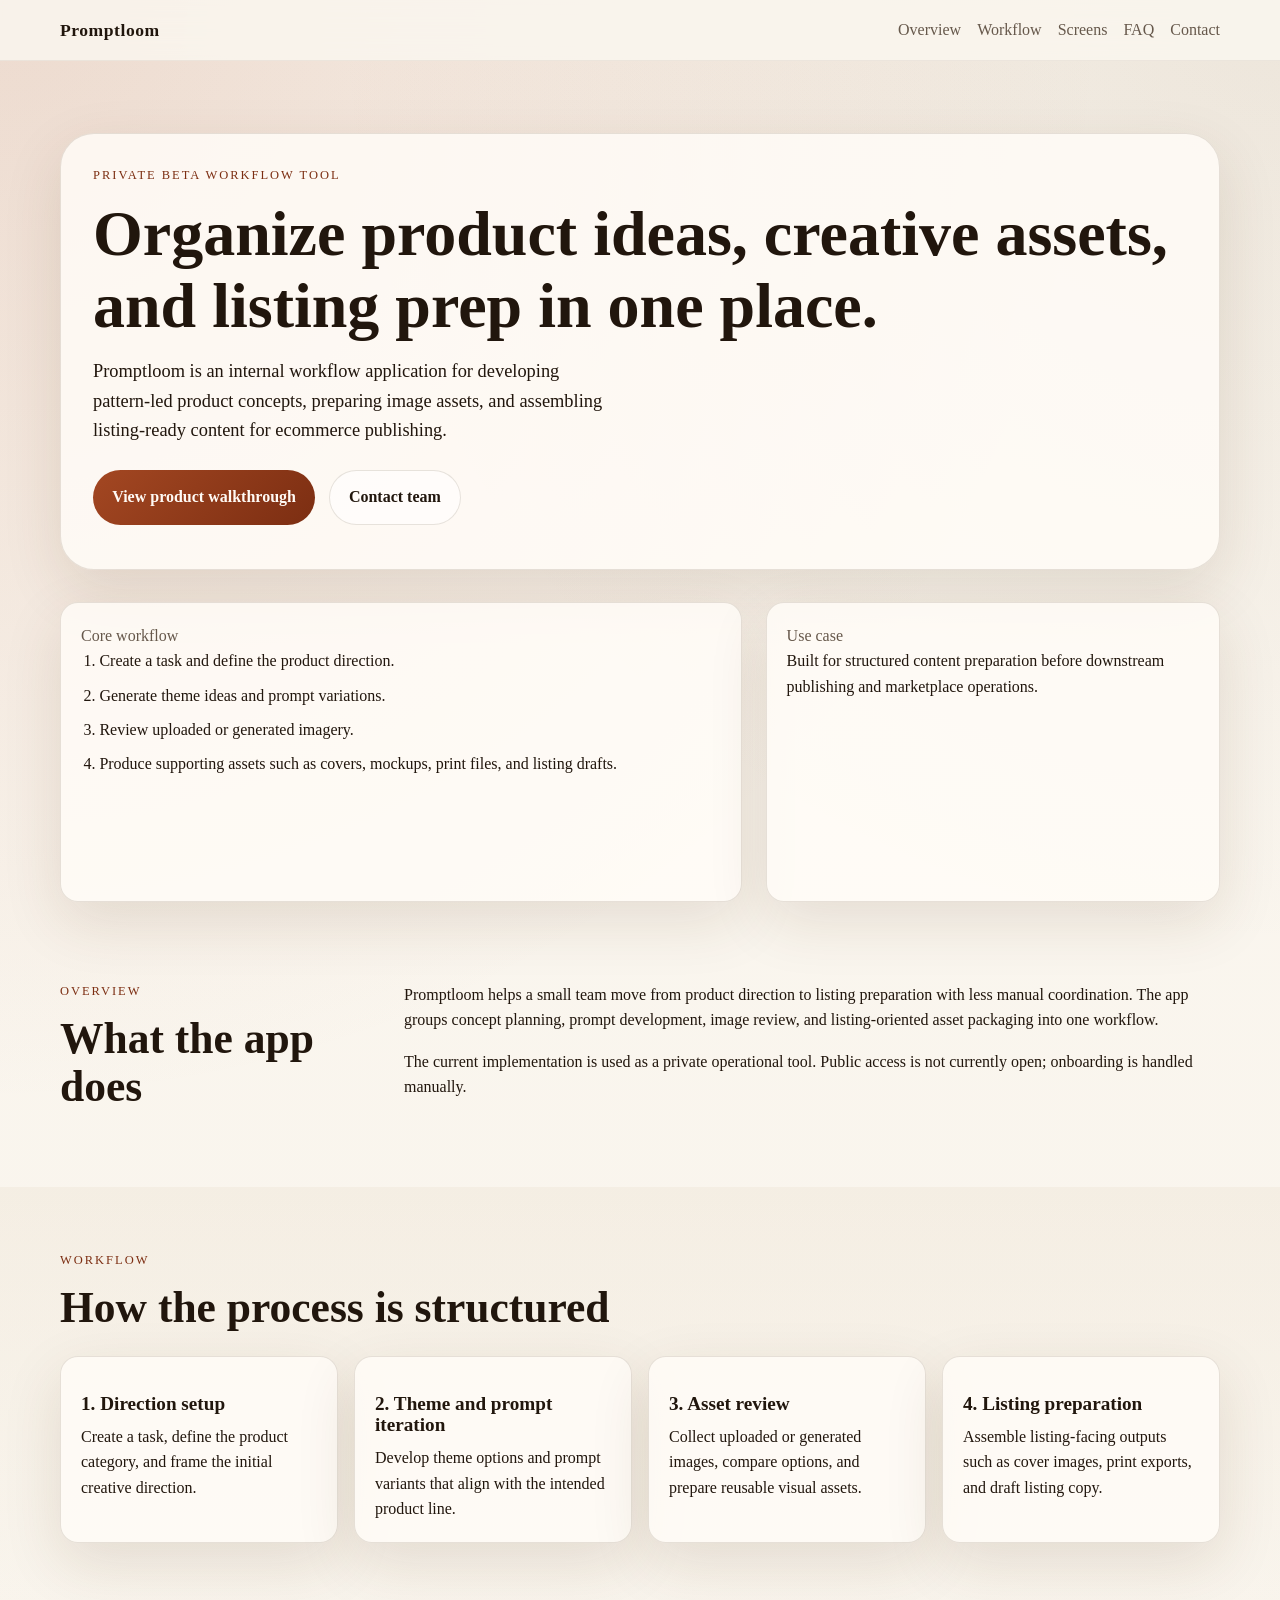
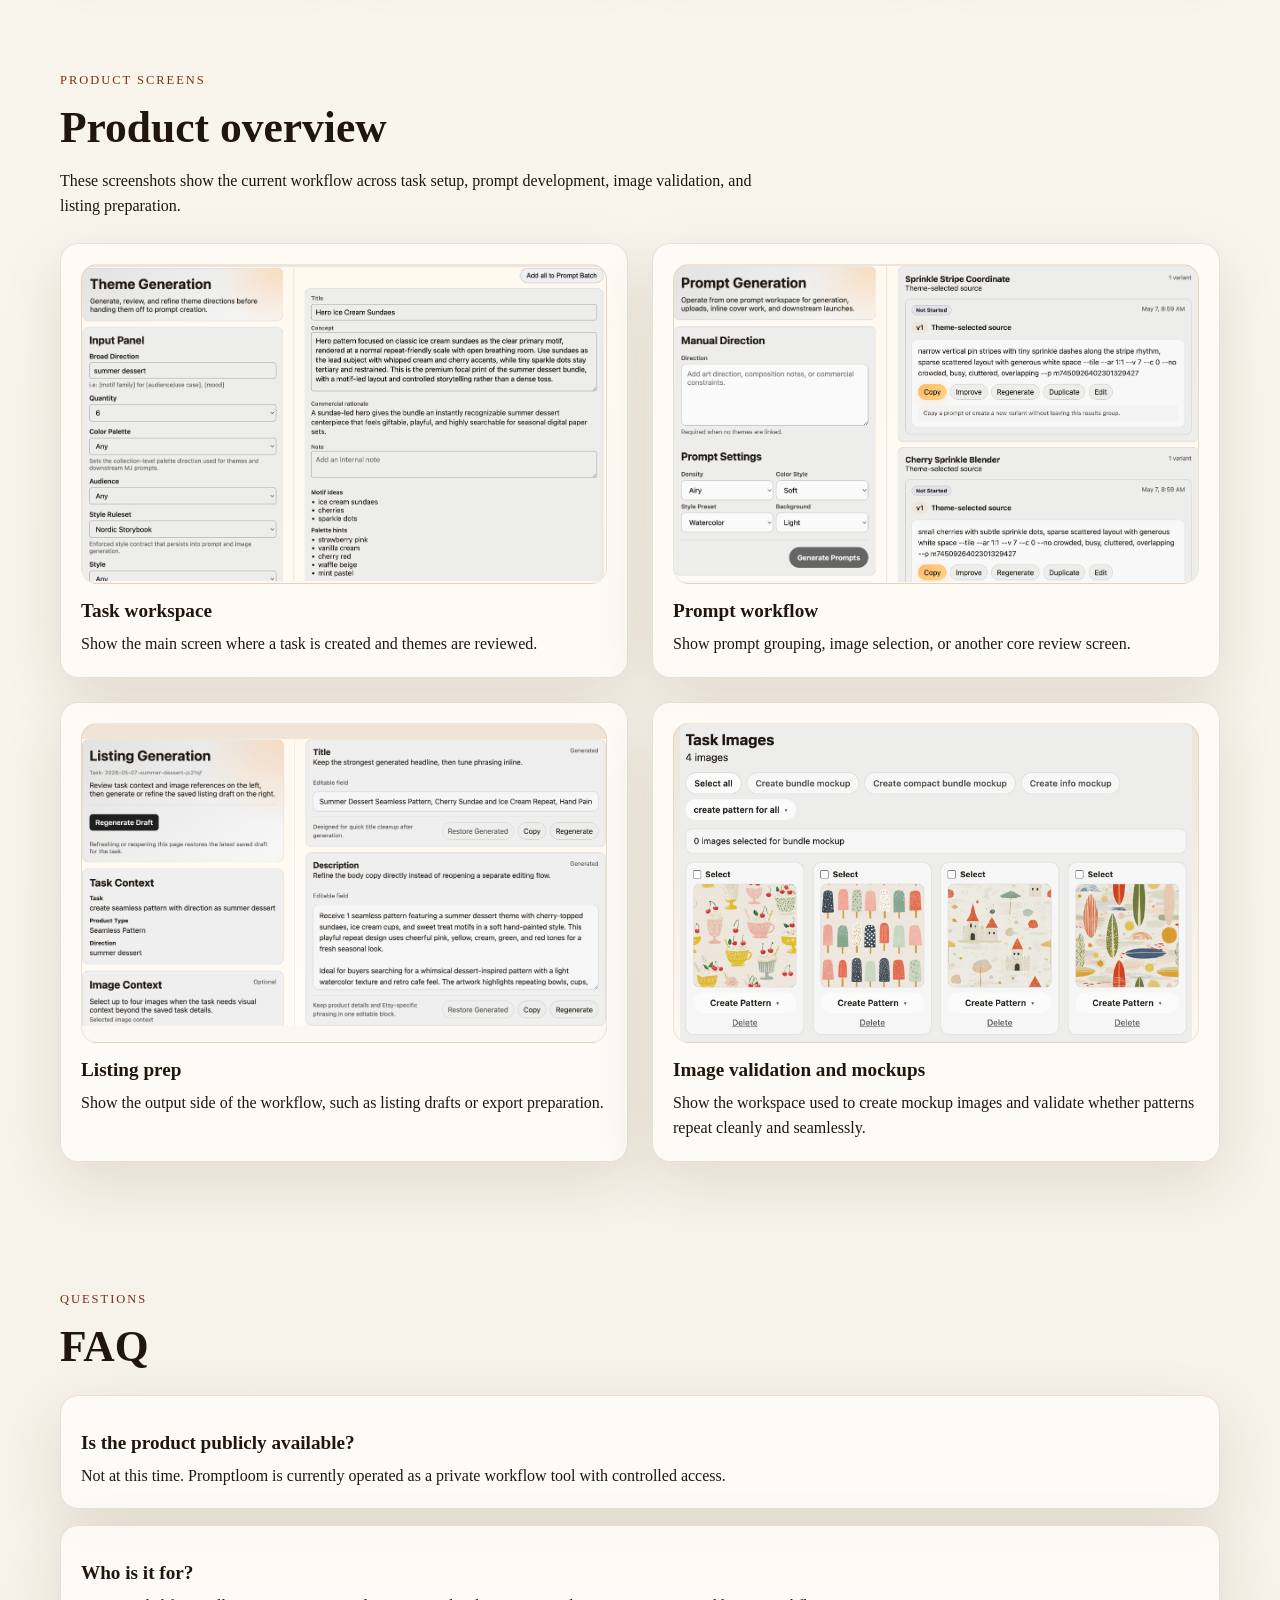
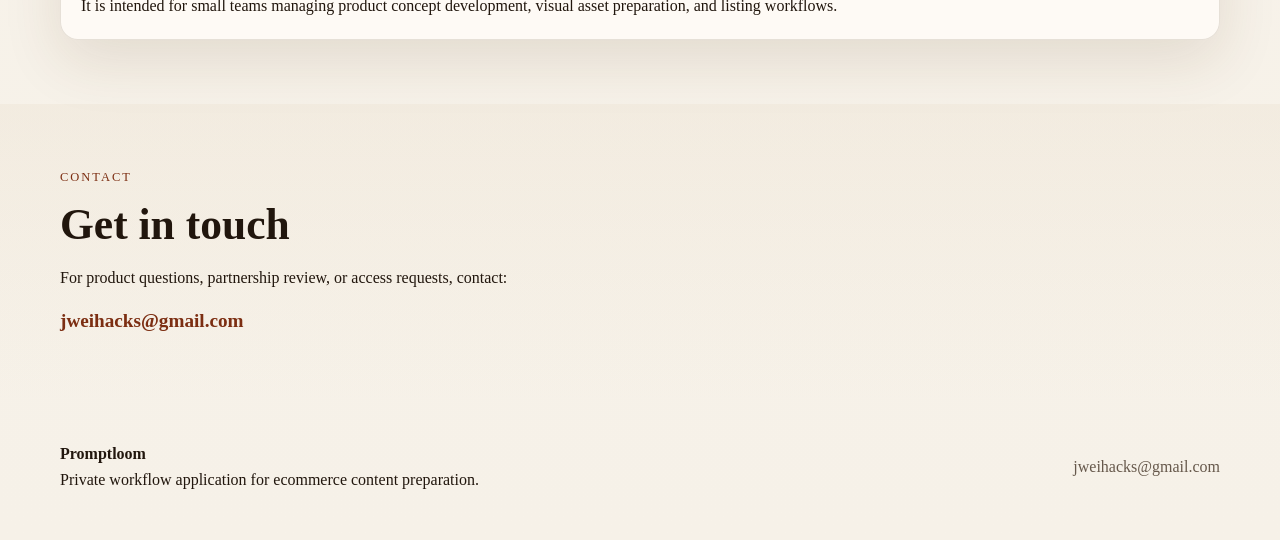
<file: index.html>
<!DOCTYPE html>
<html lang="en">
  <head>
    <meta charset="UTF-8" />
    <meta name="viewport" content="width=device-width, initial-scale=1.0" />
    <title>Promptloom | Creative Workflow for Product Listings</title>
    <meta
      name="description"
      content="Promptloom is a private workflow tool for shaping product concepts, generating creative assets, and preparing listing-ready content."
    />
    <link rel="stylesheet" href="./styles.css" />
  </head>
  <body>
    <header class="site-header">
      <div class="container nav-row">
        <a class="brand" href="#top">Promptloom</a>
        <nav class="site-nav" aria-label="Primary">
          <a href="#overview">Overview</a>
          <a href="#workflow">Workflow</a>
          <a href="#screens">Screens</a>
          <a href="#faq">FAQ</a>
          <a href="#contact">Contact</a>
        </nav>
      </div>
    </header>

    <main id="top">
      <section class="hero">
        <div class="container">
          <div class="hero-copy">
            <p class="eyebrow">Private beta workflow tool</p>
            <h1>Organize product ideas, creative assets, and listing prep in one place.</h1>
            <p class="lede">
              Promptloom is an internal workflow application for developing pattern-led product concepts,
              preparing image assets, and assembling listing-ready content for ecommerce publishing.
            </p>
            <div class="hero-actions">
              <a class="button button-primary" href="#screens">View product walkthrough</a>
              <a class="button button-secondary" href="mailto:jweihacks@gmail.com">Contact team</a>
            </div>
          </div>
        </div>
      </section>

      <section class="hero-support">
        <div class="container hero-support-grid">
          <div class="panel-card panel-tall">
            <p class="panel-label">Core workflow</p>
            <ol class="workflow-list compact">
              <li>Create a task and define the product direction.</li>
              <li>Generate theme ideas and prompt variations.</li>
              <li>Review uploaded or generated imagery.</li>
              <li>Produce supporting assets such as covers, mockups, print files, and listing drafts.</li>
            </ol>
          </div>
          <div class="panel-card panel-short">
            <p class="panel-label">Use case</p>
            <p>
              Built for structured content preparation before downstream publishing and marketplace operations.
            </p>
          </div>
        </div>
      </section>

      <section class="section" id="overview">
        <div class="container section-grid">
          <div>
            <p class="eyebrow">Overview</p>
            <h2>What the app does</h2>
          </div>
          <div class="rich-copy">
            <p>
              Promptloom helps a small team move from product direction to listing preparation with less manual coordination.
              The app groups concept planning, prompt development, image review, and listing-oriented asset packaging into one workflow.
            </p>
            <p>
              The current implementation is used as a private operational tool. Public access is not currently open; onboarding is handled manually.
            </p>
          </div>
        </div>
      </section>

      <section class="section section-alt" id="workflow">
        <div class="container">
          <div class="section-heading">
            <p class="eyebrow">Workflow</p>
            <h2>How the process is structured</h2>
          </div>
          <div class="cards-grid four-up">
            <article class="info-card">
              <h3>1. Direction setup</h3>
              <p>Create a task, define the product category, and frame the initial creative direction.</p>
            </article>
            <article class="info-card">
              <h3>2. Theme and prompt iteration</h3>
              <p>Develop theme options and prompt variants that align with the intended product line.</p>
            </article>
            <article class="info-card">
              <h3>3. Asset review</h3>
              <p>Collect uploaded or generated images, compare options, and prepare reusable visual assets.</p>
            </article>
            <article class="info-card">
              <h3>4. Listing preparation</h3>
              <p>Assemble listing-facing outputs such as cover images, print exports, and draft listing copy.</p>
            </article>
          </div>
        </div>
      </section>

      <section class="section" id="screens">
        <div class="container">
          <div class="section-heading">
            <p class="eyebrow">Product screens</p>
            <h2>Product overview</h2>
            <p>
              These screenshots show the current workflow across task setup, prompt development, image validation, and listing preparation.
            </p>
          </div>
          <div class="screens-grid">
            <article class="screen-card">
              <div class="screen-frame">
                <img
                  class="screen-image"
                  src="./assets/screenshots/theme-workspace.png"
                  alt="Promptloom task and theme workspace"
                />
              </div>
              <h3>Task workspace</h3>
              <p>Show the main screen where a task is created and themes are reviewed.</p>
            </article>
            <article class="screen-card">
              <div class="screen-frame">
                <img
                  class="screen-image"
                  src="./assets/screenshots/prompt-workflow.png"
                  alt="Promptloom prompt and image workflow"
                />
              </div>
              <h3>Prompt workflow</h3>
              <p>Show prompt grouping, image selection, or another core review screen.</p>
            </article>
            <article class="screen-card">
              <div class="screen-frame">
                <img
                  class="screen-image"
                  src="./assets/screenshots/listing-workflow.png"
                  alt="Promptloom listing preparation workflow"
                />
              </div>
              <h3>Listing prep</h3>
              <p>Show the output side of the workflow, such as listing drafts or export preparation.</p>
            </article>
            <article class="screen-card">
              <div class="screen-frame">
                <img
                  class="screen-image"
                  src="./assets/screenshots/task-images-workspace.png"
                  alt="Promptloom task images workspace for mockup generation and seamless repeat validation"
                />
              </div>
              <h3>Image validation and mockups</h3>
              <p>Show the workspace used to create mockup images and validate whether patterns repeat cleanly and seamlessly.</p>
            </article>
          </div>
        </div>
      </section>

      <section class="section" id="faq">
        <div class="container">
          <div class="section-heading">
            <p class="eyebrow">Questions</p>
            <h2>FAQ</h2>
          </div>
          <div class="faq-list">
            <article class="faq-item">
              <h3>Is the product publicly available?</h3>
              <p>Not at this time. Promptloom is currently operated as a private workflow tool with controlled access.</p>
            </article>
            <article class="faq-item">
              <h3>Who is it for?</h3>
              <p>It is intended for small teams managing product concept development, visual asset preparation, and listing workflows.</p>
            </article>
          </div>
        </div>
      </section>

      <section class="section section-alt" id="contact">
        <div class="container contact-stack">
          <div class="contact-heading">
            <p class="eyebrow">Contact</p>
            <h2>Get in touch</h2>
          </div>
          <div class="rich-copy">
            <div class="contact-copy">
              <p>
                For product questions, partnership review, or access requests, contact:
              </p>
            </div>
            <p class="contact-email">
              <a href="mailto:jweihacks@gmail.com">jweihacks@gmail.com</a>
            </p>
          </div>
        </div>
      </section>
    </main>

    <footer class="site-footer">
      <div class="container footer-row">
        <div>
          <strong>Promptloom</strong>
          <p>Private workflow application for ecommerce content preparation.</p>
        </div>
        <div class="footer-links">
          <a href="mailto:jweihacks@gmail.com">jweihacks@gmail.com</a>
        </div>
      </div>
    </footer>
  </body>
</html>
</file>
<file: styles.css>
:root {
  --bg: #f6f1e8;
  --bg-strong: #e8dcc9;
  --surface: rgba(255, 252, 247, 0.84);
  --surface-strong: #fffaf1;
  --border: rgba(89, 63, 38, 0.14);
  --text: #21160d;
  --muted: #66584b;
  --accent: #a34722;
  --accent-dark: #7c2e12;
  --shadow: 0 20px 60px rgba(79, 47, 20, 0.12);
  --radius-lg: 28px;
  --radius-md: 18px;
  --radius-sm: 12px;
  --container: 1160px;
}

* {
  box-sizing: border-box;
}

html {
  scroll-behavior: smooth;
}

body {
  margin: 0;
  font-family: Georgia, "Times New Roman", serif;
  color: var(--text);
  background:
    radial-gradient(circle at top left, rgba(163, 71, 34, 0.16), transparent 28%),
    radial-gradient(circle at top right, rgba(135, 104, 67, 0.12), transparent 24%),
    linear-gradient(180deg, #fbf7f0 0%, var(--bg) 100%);
  line-height: 1.6;
}

img {
  max-width: 100%;
  display: block;
}

code {
  font-family: "SFMono-Regular", Consolas, "Liberation Mono", Menlo, monospace;
  font-size: 0.92em;
}

.container {
  width: min(calc(100% - 2rem), var(--container));
  margin: 0 auto;
}

.site-header {
  position: sticky;
  top: 0;
  z-index: 20;
  backdrop-filter: blur(14px);
  background: rgba(251, 247, 240, 0.82);
  border-bottom: 1px solid rgba(89, 63, 38, 0.08);
}

.simple-header {
  position: relative;
}

.nav-row,
.footer-row {
  display: flex;
  align-items: center;
  justify-content: space-between;
  gap: 1rem;
  padding: 1rem 0;
}

.brand {
  color: var(--text);
  text-decoration: none;
  font-size: 1.1rem;
  font-weight: 700;
  letter-spacing: 0.03em;
}

.site-nav,
.footer-links {
  display: flex;
  flex-wrap: wrap;
  gap: 1rem;
}

.site-nav a,
.footer-links a {
  color: var(--muted);
  text-decoration: none;
}

.site-nav a:hover,
.footer-links a:hover,
.brand:hover {
  color: var(--accent-dark);
}

.hero {
  padding: 4.5rem 0 2rem;
}

.hero-grid,
.hero-support-grid,
.section-grid,
.trust-grid,
.screens-grid {
  display: grid;
  gap: 1.5rem;
}

.hero-grid {
  grid-template-columns: minmax(0, 1.35fr) minmax(300px, 0.9fr);
  align-items: stretch;
}

.hero-support {
  padding: 0 0 1rem;
}

.hero-support-grid {
  grid-template-columns: minmax(0, 1.35fr) minmax(280px, 0.9fr);
  align-items: stretch;
}

.hero-copy,
.hero-panel,
.info-card,
.screen-card,
.panel-card,
.legal-shell,
.faq-item {
  background: var(--surface);
  border: 1px solid var(--border);
  box-shadow: var(--shadow);
}

.hero-copy,
.legal-shell {
  border-radius: calc(var(--radius-lg) + 6px);
  padding: 2rem;
}

.hero-panel {
  border-radius: calc(var(--radius-lg) + 6px);
  padding: 1rem;
  display: grid;
  gap: 1rem;
  background:
    linear-gradient(160deg, rgba(255, 248, 238, 0.92), rgba(243, 231, 214, 0.76));
}

.panel-card,
.info-card,
.screen-card,
.faq-item {
  border-radius: var(--radius-md);
  padding: 1.25rem;
}

.panel-tall {
  min-height: 300px;
}

.panel-short {
  min-height: 120px;
}

.eyebrow {
  margin: 0 0 0.75rem;
  text-transform: uppercase;
  letter-spacing: 0.16em;
  font-size: 0.78rem;
  color: var(--accent-dark);
}

h1,
h2,
h3 {
  margin-top: 0;
  line-height: 1.12;
}

h1 {
  font-size: clamp(2.6rem, 5vw, 5rem);
  margin-bottom: 1rem;
}

h2 {
  font-size: clamp(2rem, 3.4vw, 3.2rem);
  margin-bottom: 0.75rem;
}

h3 {
  font-size: 1.2rem;
  margin-bottom: 0.6rem;
}

.lede {
  font-size: 1.15rem;
  max-width: 56ch;
}

.note,
.panel-label,
.screen-placeholder span,
.legal-shell .note {
  color: var(--muted);
}

.panel-label {
  display: block;
  margin-bottom: 0.85rem;
}

.hero-actions {
  display: flex;
  flex-wrap: wrap;
  gap: 0.85rem;
  margin: 1.5rem 0 0.75rem;
}

.button {
  display: inline-flex;
  align-items: center;
  justify-content: center;
  min-height: 48px;
  padding: 0.85rem 1.2rem;
  border-radius: 999px;
  text-decoration: none;
  font-weight: 700;
}

.button-primary {
  color: #fffaf5;
  background: linear-gradient(135deg, var(--accent), var(--accent-dark));
}

.button-secondary {
  color: var(--text);
  background: rgba(255, 255, 255, 0.55);
  border: 1px solid var(--border);
}

.trust-strip {
  padding: 1rem 0 0.5rem;
}

.trust-grid {
  grid-template-columns: repeat(3, minmax(0, 1fr));
}

.trust-grid article {
  padding: 1rem 0;
  border-top: 1px solid rgba(89, 63, 38, 0.14);
}

.stat {
  display: inline-block;
  font-size: 2rem;
  font-weight: 700;
  color: var(--accent-dark);
  margin-bottom: 0.4rem;
}

.section {
  padding: 4rem 0;
}

.section-alt {
  background: linear-gradient(180deg, rgba(232, 220, 201, 0.28), rgba(255, 252, 247, 0));
}

.section-grid {
  grid-template-columns: 320px minmax(0, 1fr);
  align-items: start;
}

.section-heading {
  max-width: 720px;
  margin-bottom: 1.5rem;
}

.rich-copy {
  display: grid;
  gap: 1rem;
}

.cards-grid {
  display: grid;
  gap: 1rem;
}

.four-up {
  grid-template-columns: repeat(4, minmax(0, 1fr));
}

.workflow-list {
  margin: 0;
  padding-left: 1.15rem;
}

.compact li + li {
  margin-top: 0.55rem;
}

.screens-grid {
  grid-template-columns: repeat(2, minmax(0, 1fr));
}

.screen-frame {
  border-radius: 16px;
  overflow: hidden;
  background: linear-gradient(180deg, #efe4d5, #fdf8f1);
  border: 1px solid rgba(89, 63, 38, 0.1);
  height: 320px;
  display: flex;
  align-items: center;
  justify-content: center;
}

.screen-image {
  width: 100%;
  height: 100%;
  object-fit: contain;
  object-position: center;
}

.screen-placeholder {
  min-height: 230px;
  display: grid;
  place-items: center;
  text-align: center;
  padding: 1.5rem;
  gap: 0.35rem;
  background:
    linear-gradient(135deg, rgba(163, 71, 34, 0.1), rgba(255, 255, 255, 0.2)),
    repeating-linear-gradient(
      -45deg,
      rgba(124, 46, 18, 0.06),
      rgba(124, 46, 18, 0.06) 14px,
      transparent 14px,
      transparent 28px
    );
}

.screen-card p,
.info-card p,
.faq-item p,
.footer-row p,
.rich-copy p,
.legal-section p,
.trust-grid p,
.panel-card p,
.lede,
.note {
  margin: 0;
}

.screen-card h3,
.faq-item h3,
.info-card h3 {
  margin-top: 1rem;
}

.faq-list {
  display: grid;
  gap: 1rem;
}

.site-footer {
  padding: 1.5rem 0 2rem;
}

.contact-email a {
  color: var(--accent-dark);
  font-size: 1.2rem;
  font-weight: 700;
  text-decoration: none;
}

.contact-copy {
  width: 100%;
}

.contact-stack {
  display: grid;
  gap: 1rem;
}

.contact-heading h2 {
  margin-bottom: 0;
}

.contact-email a:hover {
  color: var(--accent);
}

.legal-main {
  padding: 3rem 0 4rem;
}

.legal-shell {
  max-width: 820px;
}

.legal-shell h1 {
  font-size: clamp(2rem, 3vw, 2.7rem);
  margin-bottom: 0.75rem;
}

.legal-shell h2 {
  font-size: clamp(1.05rem, 1.5vw, 1.3rem);
  margin-bottom: 0.45rem;
}

.legal-section + .legal-section {
  margin-top: 1.5rem;
}

@media (max-width: 1024px) {
  .hero-grid,
  .hero-support-grid,
  .section-grid,
  .four-up,
  .screens-grid,
  .trust-grid {
    grid-template-columns: 1fr;
  }

  .hero {
    padding-top: 3rem;
  }
}

@media (max-width: 720px) {
  .nav-row,
  .footer-row,
  .site-nav,
  .footer-links,
  .hero-actions {
    align-items: flex-start;
  }

  .nav-row,
  .footer-row {
    flex-direction: column;
  }

  .hero-copy,
  .legal-shell,
  .panel-card,
  .info-card,
  .screen-card,
  .faq-item {
    padding: 1.1rem;
  }

  h1 {
    font-size: 2.5rem;
  }

  h2 {
    font-size: 2rem;
  }
}
</file>
